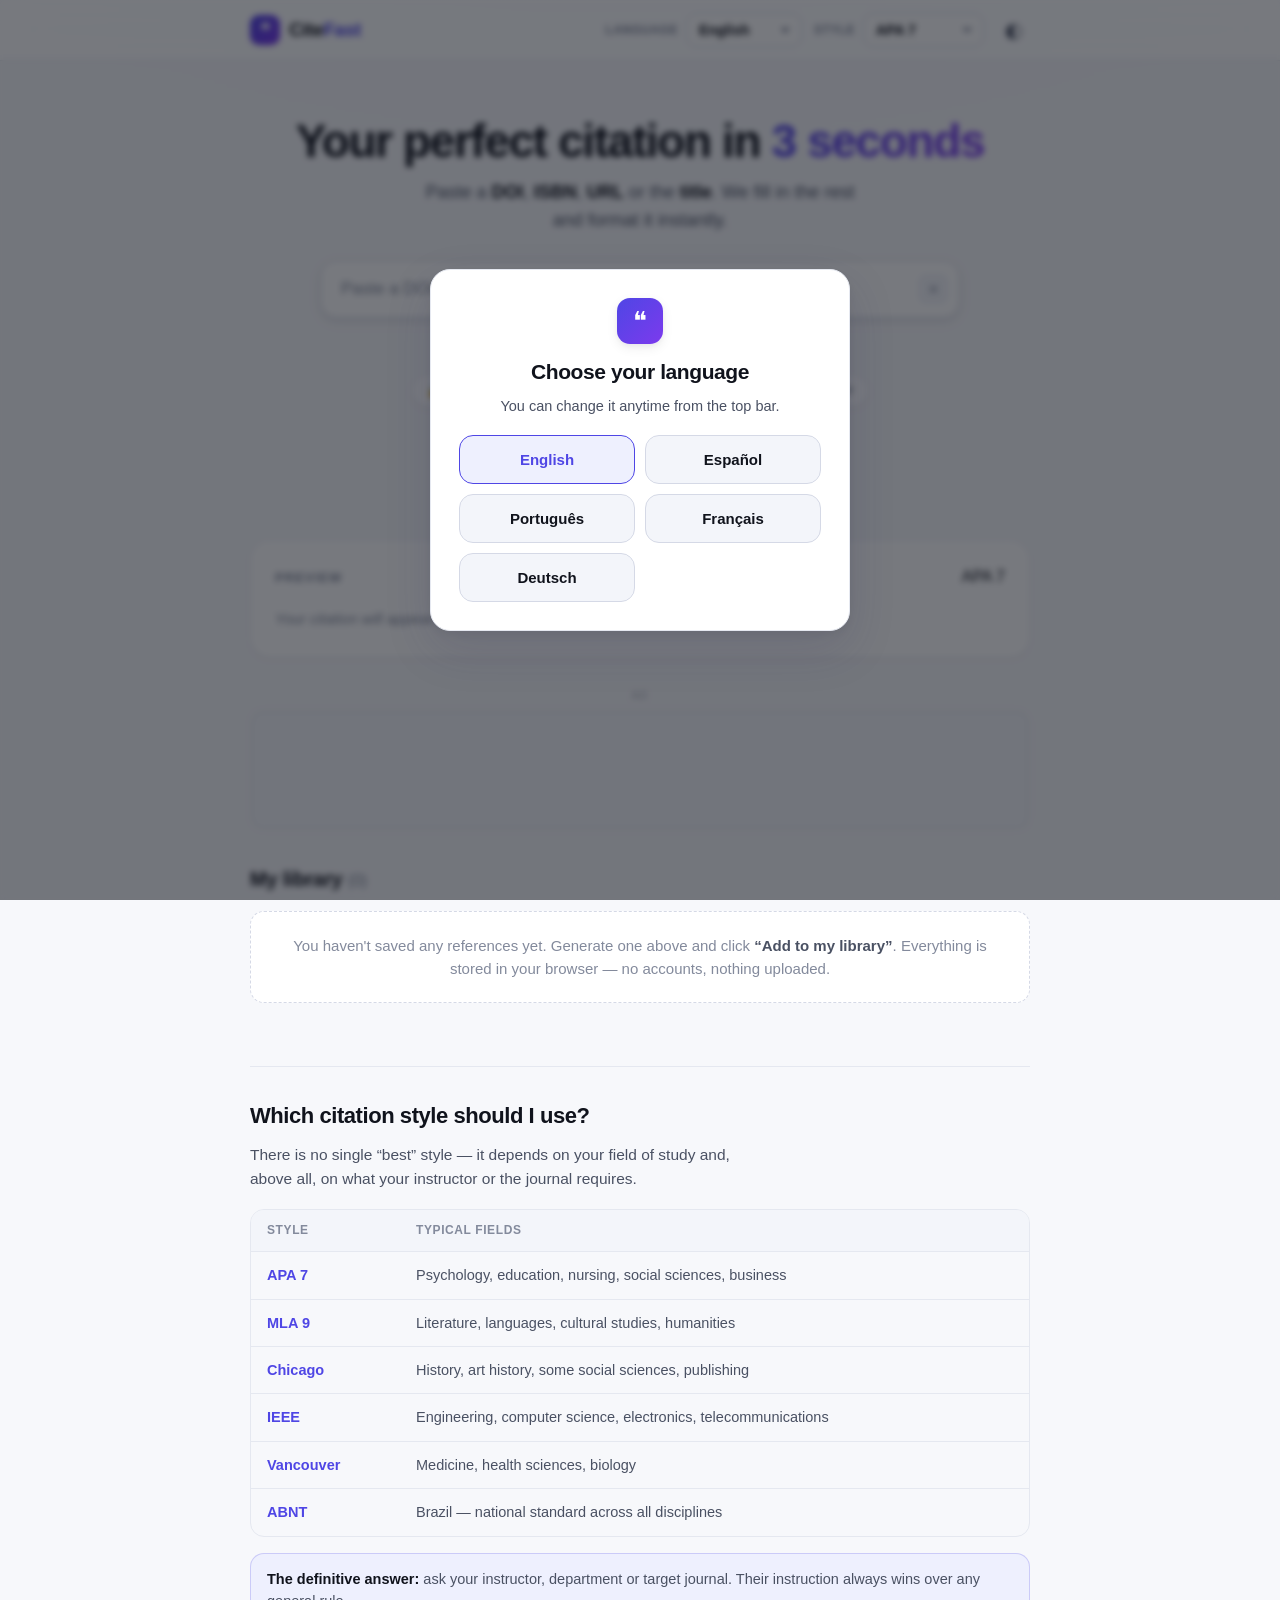
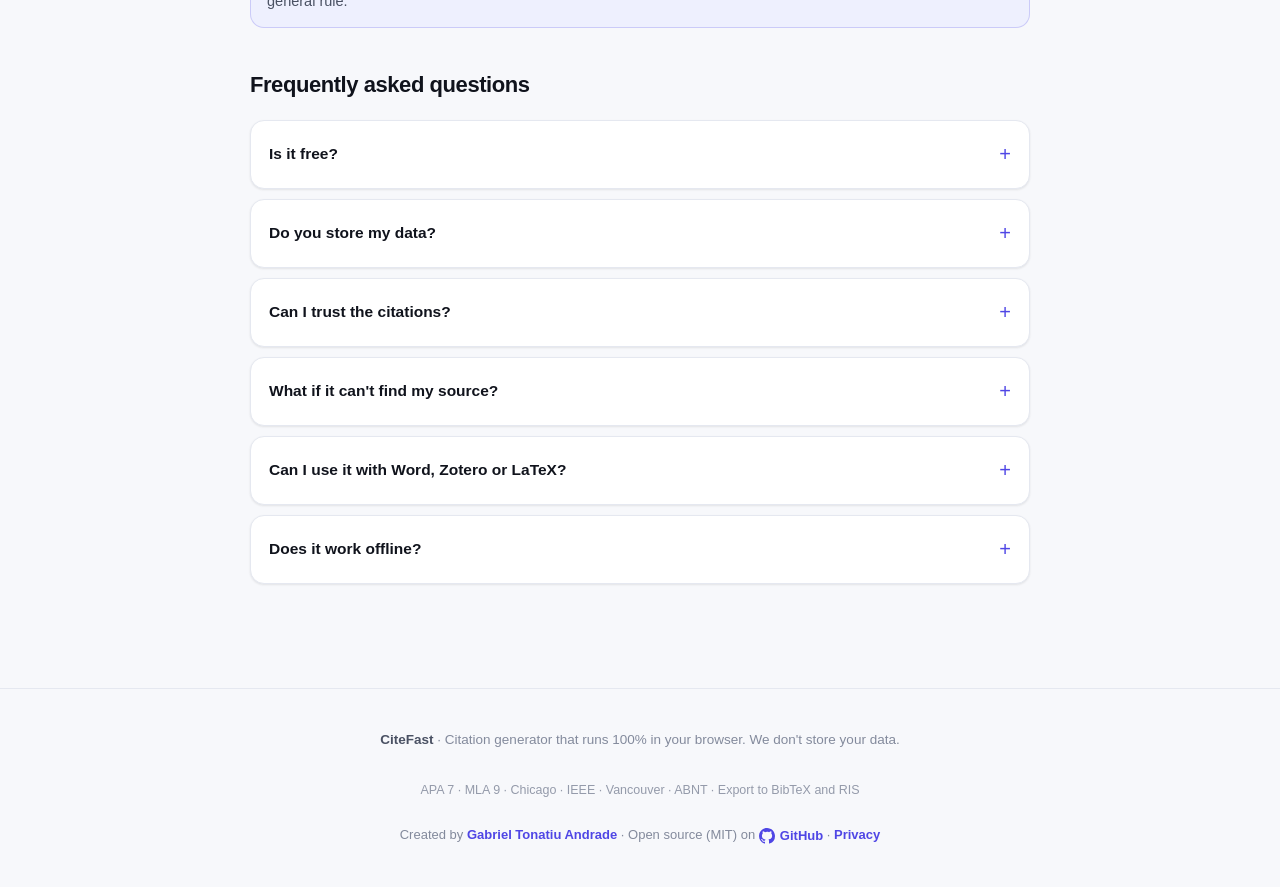
<file: index.html>
<!doctype html>
<html lang="es">
<head>
  <meta charset="utf-8">
  <meta name="viewport" content="width=device-width, initial-scale=1">
  <script>
    /* Dominio canónico: si alguien llega por *.pages.dev, se le redirige a citefast.app */
    if (location.hostname.endsWith('.pages.dev')) {
      location.replace('https://citefast.app' + location.pathname + location.search + location.hash);
    }
  </script>
  <meta name="description" content="Generador y optimizador de citas académicas gratis. Pega un DOI, ISBN, URL o título y obtén tu cita en APA 7, MLA, Chicago, IEEE, Vancouver o ABNT al instante. 100% privado, sin registro.">
  <meta name="theme-color" content="#4f46e5">
  <meta name="author" content="Gabriel Tonatiu Andrade">
  <meta name="robots" content="index, follow, max-image-preview:large">
  <title>CiteFast — Generador de Citas Académicas (APA, MLA, IEEE, Vancouver, ABNT)</title>
  <link rel="canonical" href="https://citefast.app/">

  <!-- Open Graph (cómo se ve al compartir) -->
  <meta property="og:type" content="website">
  <meta property="og:site_name" content="CiteFast">
  <meta property="og:title" content="CiteFast — Generador de Citas Académicas gratis y privado">
  <meta property="og:description" content="Pega un DOI, ISBN, URL o título y obtén tu cita en APA, MLA, Chicago, IEEE, Vancouver o ABNT al instante. 100% en tu navegador, sin registro.">
  <meta property="og:url" content="https://citefast.app/">
  <meta property="og:image" content="https://citefast.app/assets/og-image.svg">
  <meta property="og:locale" content="es_ES">
  <meta property="og:locale:alternate" content="en_US">
  <meta property="og:locale:alternate" content="pt_BR">
  <meta property="og:locale:alternate" content="fr_FR">
  <meta property="og:locale:alternate" content="de_DE">
  <meta name="twitter:card" content="summary_large_image">
  <meta name="twitter:title" content="CiteFast — Generador de Citas Académicas gratis y privado">
  <meta name="twitter:description" content="Cita en APA, MLA, Chicago, IEEE, Vancouver o ABNT al instante. 100% en tu navegador, sin registro.">
  <meta name="twitter:image" content="https://citefast.app/assets/og-image.svg">

  <!-- Iconos / PWA -->
  <link rel="icon" href="/favicon.svg" type="image/svg+xml">
  <link rel="apple-touch-icon" href="/favicon.svg">
  <link rel="manifest" href="/site.webmanifest">

  <!-- Datos estructurados: aplicación web -->
  <script type="application/ld+json">
  {
    "@context": "https://schema.org",
    "@type": "WebApplication",
    "name": "CiteFast",
    "url": "https://citefast.app/",
    "description": "Generador y optimizador de citas académicas gratis en APA 7, MLA 9, Chicago, IEEE, Vancouver y ABNT. 100% en el navegador, sin registro ni backend.",
    "applicationCategory": "EducationalApplication",
    "operatingSystem": "Any (web browser)",
    "inLanguage": ["es", "en", "pt", "fr", "de"],
    "offers": { "@type": "Offer", "price": "0", "priceCurrency": "USD" },
    "featureList": [
      "APA 7, MLA 9, Chicago, IEEE, Vancouver, ABNT",
      "Autocompletado por DOI, ISBN, URL o título",
      "Generación por lotes desde PDF/Word/texto",
      "Exportación a BibTeX, RIS y CSL-JSON"
    ],
    "author": { "@type": "Person", "name": "Gabriel Tonatiu Andrade", "url": "https://web.gabotonatiu.com" },
    "isAccessibleForFree": true
  }
  </script>

  <!-- Preconexión a las APIs para reducir latencia del autocompletado -->
  <link rel="preconnect" href="https://doi.org" crossorigin>
  <link rel="preconnect" href="https://api.crossref.org" crossorigin>
  <link rel="preconnect" href="https://api.openalex.org" crossorigin>
  <link rel="dns-prefetch" href="https://www.googleapis.com">

  <link rel="stylesheet" href="assets/css/styles.css">

  <!-- Google AdSense — script del sitio (verificación + anuncios) -->
  <script async src="https://pagead2.googlesyndication.com/pagead/js/adsbygoogle.js?client=ca-pub-3213485557027830" crossorigin="anonymous"></script>
</head>
<body>
  <!-- ░░░ HEADER ░░░ -->
  <header class="topbar">
    <div class="wrap topbar__inner">
      <a class="brand" href="/">
        <span class="brand__mark" aria-hidden="true">❝</span>
        <span class="brand__name">Cite<b>Fast</b></span>
      </a>
      <div class="topbar__controls">
        <label class="select">
          <span class="select__label" data-i18n="langLabel">Idioma</span>
          <select id="langSelect" aria-label="Language"></select>
        </label>
        <label class="select">
          <span class="select__label" data-i18n="styleLabel">Estilo</span>
          <select id="styleSelect" aria-label="Citation style"></select>
        </label>
        <button id="themeToggle" class="icon-btn icon-btn--ghost" data-i18n-title="themeTitle" title="Tema" aria-label="Theme">◐</button>
      </div>
    </div>
  </header>

  <main class="wrap main">
    <!-- ░░░ HERO ░░░ -->
    <section class="hero">
      <h1 class="hero__title" id="heroTitle">Tu cita perfecta en <span>3 segundos</span></h1>
      <p class="hero__sub" id="heroSub" data-i18n="heroSub"></p>

      <div class="searchbox">
        <input id="heroInput" class="searchbox__input" type="text" autocomplete="off" spellcheck="false"
          data-i18n-ph="searchPlaceholder" placeholder="Pega un DOI, ISBN, URL o título…" aria-label="Source data">
        <button id="clearInput" class="searchbox__clear" data-i18n-title="clearTitle" title="Limpiar" aria-label="Clear">✕</button>
      </div>

      <div class="hero__meta">
        <span id="typeChip" class="chip" hidden></span>
        <span id="status" class="status status--idle"></span>
      </div>

      <p class="trust" id="trustLine">
        <span class="trust__dot" aria-hidden="true">🔒</span>
        <span data-i18n="trustLine"></span>
      </p>

      <div class="hero__cta">
        <button id="bulkOpen" class="btn btn--ghost btn--bulk" data-i18n="bulkBtn">⚡ Bulk mode</button>
      </div>

      <!-- Candidatos (desambiguación) -->
      <div id="candidates" class="candidates" hidden></div>

      <!-- Entrada manual -->
      <div class="manual">
        <button id="manualToggle" class="manual__toggle" aria-expanded="false" aria-controls="manualBody">
          <span data-i18n="manualToggle">o rellena los datos manualmente</span> <span class="manual__chevron">▾</span>
        </button>
        <div id="manualBody" class="manual__body" hidden>
          <label class="field field--wide">
            <span data-i18n="manualTypeLabel">Tipo de documento</span>
            <select id="manualType"></select>
          </label>
          <div id="manualFields" class="manual__grid"></div>
          <button id="manualBuild" class="btn btn--primary" data-i18n="manualBuild">Generar cita</button>
        </div>
      </div>
    </section>

    <!-- ░░░ VISTA PREVIA ░░░ -->
    <section id="previewCard" class="preview is-empty" aria-live="polite">
      <div class="preview__head">
        <h2 data-i18n="previewHead">Vista previa</h2>
        <span class="preview__style" id="previewStyleTag"></span>
      </div>
      <div id="previewText" class="preview__text"></div>
      <div id="previewWarnings" class="preview__warnings" hidden></div>
      <div id="previewActions" class="preview__actions" hidden>
        <button class="btn btn--primary" data-act="copy" data-i18n="actCopy">Copiar con formato</button>
        <button class="btn" data-act="copytext" data-i18n="actCopyText">Copiar texto</button>
        <button class="btn" data-act="bibtex">BibTeX</button>
        <button class="btn" data-act="ris">RIS</button>
        <button class="btn" data-act="edit" data-i18n="actEdit">Editar</button>
        <button class="btn btn--accent" data-act="add" data-i18n="actAdd">Añadir a mi biblioteca</button>
      </div>
    </section>

    <!-- ═══════════════════════════════════════════════════════════════
         SLOT DE ANUNCIO 1 — bloque in-content (bajo el pliegue funcional).
         Discreto, con espacio reservado para NO causar saltos de diseño (CLS=0).
         Sustituye data-ad-slot por tu slot real y descomenta el <ins>.
         ═══════════════════════════════════════════════════════════════ -->
    <aside class="ad ad--inline" aria-label="Publicidad">
      <span class="ad__tag">Ad</span>
      <div class="ad__box">
        <!-- Tras la aprobación, crea una "unidad de anuncio" en AdSense, pon su
             data-ad-slot abajo y descomenta este bloque:
        <ins class="adsbygoogle"
             style="display:block"
             data-ad-client="ca-pub-3213485557027830"
             data-ad-slot="0000000000"
             data-ad-format="auto"
             data-full-width-responsive="true"></ins>
        <script>(adsbygoogle = window.adsbygoogle || []).push({});</script>
        -->
      </div>
    </aside>

    <!-- ░░░ BIBLIOTECA ░░░ -->
    <section class="lib">
      <div class="lib__head">
        <h2><span data-i18n="libHead">Mi biblioteca</span> <span class="lib__count">(<span id="libCount">0</span>)</span></h2>
        <div id="libraryTools" class="lib__tools" hidden>
          <label class="select select--sm">
            <span class="select__label" data-i18n="exportLabel">Exportar todo</span>
            <select id="exportAll" aria-label="Export library"></select>
          </label>
          <button id="clearLibrary" class="btn btn--ghost btn--sm" data-i18n="clearLib">Vaciar</button>
        </div>
      </div>
      <p id="libraryEmpty" class="lib__empty" data-i18n="libEmpty"></p>
      <ol id="library" class="lib__list"></ol>
    </section>

    <!-- ░░░ FAQ + GUÍA DE ESTILOS ░░░ -->
    <section class="faq">
      <h2 class="faq__head" id="styleGuideHead" data-i18n="styleGuideHead">¿Qué estilo debo usar?</h2>
      <p class="faq__intro" id="styleGuideIntro" data-i18n="styleGuideIntro"></p>
      <div class="styleguide" id="styleGuideTable"></div>
      <p class="faq__tip" id="styleGuideTip" data-i18n="styleGuideTip"></p>

      <h2 class="faq__head" data-i18n="faqHead">Preguntas frecuentes</h2>
      <div id="faqList" class="faq__list"></div>
    </section>
  </main>

  <!-- ░░░ FOOTER ░░░ -->
  <footer class="footer">
    <div class="wrap footer__inner">
      <p data-i18n="footerMain"></p>
      <p class="footer__note" data-i18n="footerNote"></p>
      <p class="footer__credit">
        <span data-i18n="createdBy">Creado por</span>
        <a href="https://web.gabotonatiu.com" target="_blank" rel="noopener">Gabriel Tonatiu Andrade</a>
        · <span data-i18n="openSource">Código abierto (MIT) en</span>
        <a id="repoLink" class="gh-link" href="https://github.com/gabotonatiu/citefast" target="_blank" rel="noopener" aria-label="CiteFast en GitHub">
          <svg class="gh-icon" viewBox="0 0 16 16" width="16" height="16" fill="currentColor" aria-hidden="true"><path d="M8 0C3.58 0 0 3.58 0 8c0 3.54 2.29 6.53 5.47 7.59.4.07.55-.17.55-.38 0-.19-.01-.82-.01-1.49-2.01.37-2.53-.49-2.69-.94-.09-.23-.48-.94-.82-1.13-.28-.15-.68-.52-.01-.53.63-.01 1.08.58 1.23.82.72 1.21 1.87.87 2.33.66.07-.52.28-.87.51-1.07-1.78-.2-3.64-.89-3.64-3.95 0-.87.31-1.59.82-2.15-.08-.2-.36-1.02.08-2.12 0 0 .67-.21 2.2.82a7.65 7.65 0 0 1 2-.27c.68 0 1.36.09 2 .27 1.53-1.04 2.2-.82 2.2-.82.44 1.1.16 1.92.08 2.12.51.56.82 1.27.82 2.15 0 3.07-1.87 3.75-3.65 3.95.29.25.54.73.54 1.48 0 1.07-.01 1.93-.01 2.2 0 .21.15.46.55.38A8.013 8.013 0 0 0 16 8c0-4.42-3.58-8-8-8z"/></svg>
          <span>GitHub</span>
        </a>
        · <a href="privacidad.html" data-i18n="privacyLink">Privacidad</a>
      </p>
    </div>
  </footer>

  <!-- ░░░ MODAL: selección de idioma (solo primera visita) ░░░ -->
  <div id="langModal" class="modal" hidden>
    <div class="modal__backdrop"></div>
    <div class="modal__box modal__box--lang" role="dialog" aria-modal="true" aria-labelledby="langModalTitle">
      <div class="modal__logo" aria-hidden="true">❝</div>
      <h2 id="langModalTitle" data-i18n="langModalTitle">Choose your language</h2>
      <p class="modal__sub" data-i18n="langModalSub"></p>
      <div id="langModalGrid" class="langgrid"></div>
    </div>
  </div>

  <!-- ░░░ MODAL: generador por lotes (bulk) ░░░ -->
  <div id="bulkModal" class="modal" hidden>
    <div class="modal__backdrop" data-bulk-close></div>
    <div class="modal__box modal__box--bulk" role="dialog" aria-modal="true" aria-labelledby="bulkTitle">
      <button class="modal__x" data-bulk-close aria-label="Close">✕</button>
      <h2 id="bulkTitle" data-i18n="bulkTitle">Bulk mode</h2>
      <p class="modal__sub" data-i18n="bulkSub"></p>

      <p class="bulk__privacy" data-i18n="bulkPrivacy"></p>

      <textarea id="bulkInput" class="bulk__input" rows="6" data-i18n-ph="bulkPastePh"></textarea>

      <div class="bulk__controls">
        <label class="btn btn--ghost bulk__file">
          <span data-i18n="bulkChoose">Choose file</span>
          <input id="bulkFile" type="file" accept=".pdf,.docx,.txt,.md,.bib,.ris,.csv" hidden>
        </label>
        <span id="bulkFileName" class="bulk__filename"></span>
        <button id="bulkAnalyze" class="btn btn--primary" data-i18n="bulkAnalyze">Extract &amp; generate</button>
      </div>

      <p class="bulk__rigor"><span aria-hidden="true">🔬</span> <span data-i18n="bulkRigor"></span></p>

      <div id="bulkStatus" class="bulk__status" hidden></div>
      <div id="bulkResults" class="bulk__results"></div>
      <div id="bulkFooter" class="bulk__footer" hidden>
        <button id="bulkAddAll" class="btn btn--accent"></button>
      </div>
    </div>
  </div>

  <script src="assets/js/i18n.js" defer></script>
  <script src="assets/js/engine.js" defer></script>
  <script src="assets/js/api.js" defer></script>
  <script src="assets/js/bulk.js" defer></script>
  <script src="assets/js/app.js" defer></script>
</body>
</html>
</file>
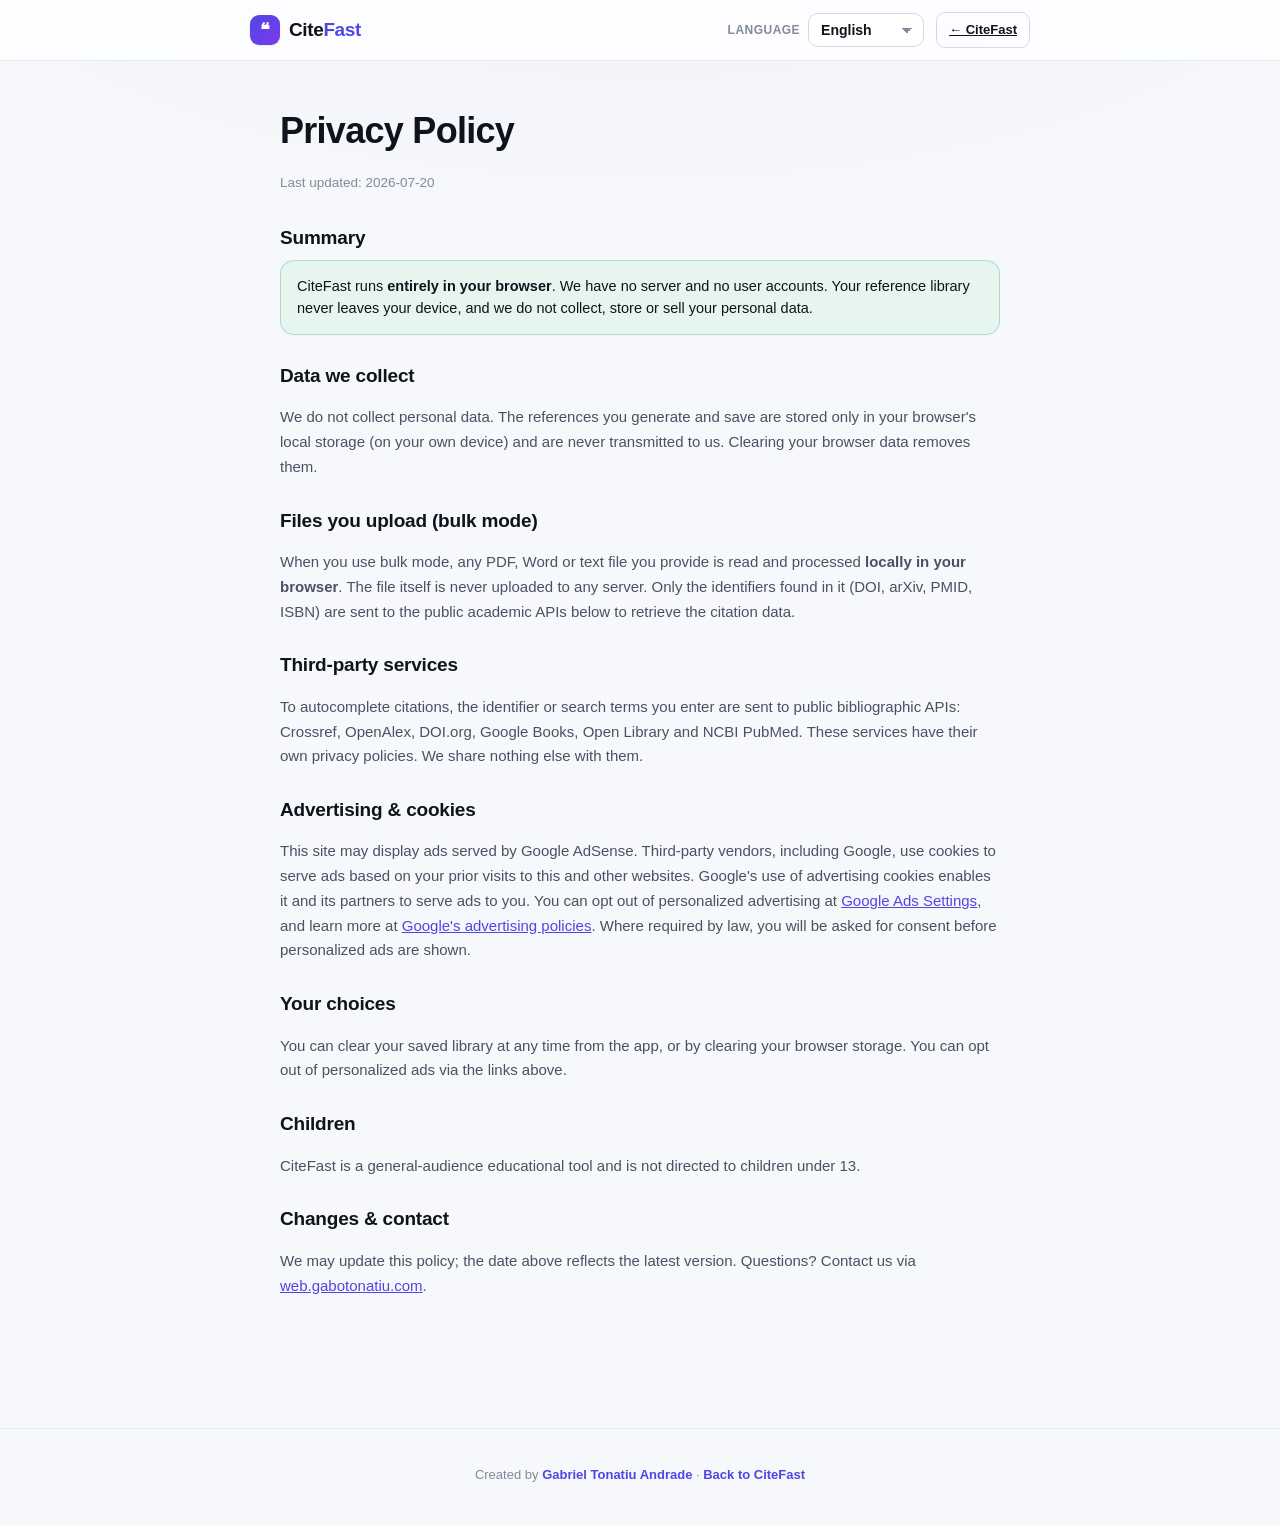
<file: privacidad.html>
<!doctype html>
<html lang="es">
<head>
  <meta charset="utf-8">
  <meta name="viewport" content="width=device-width, initial-scale=1">
  <script>
    if (location.hostname.endsWith('.pages.dev')) {
      location.replace('https://citefast.app' + location.pathname + location.search + location.hash);
    }
  </script>
  <meta name="robots" content="index, follow">
  <meta name="theme-color" content="#4f46e5">
  <title>Privacy Policy — CiteFast</title>
  <link rel="canonical" href="https://citefast.app/privacidad.html">
  <link rel="icon" href="/favicon.svg" type="image/svg+xml">
  <!-- Google AdSense — script del sitio (verificación + anuncios) -->
  <script async src="https://pagead2.googlesyndication.com/pagead/js/adsbygoogle.js?client=ca-pub-3213485557027830" crossorigin="anonymous"></script>
  <link rel="stylesheet" href="assets/css/styles.css">
  <style>
    .legal { max-width: 760px; }
    .legal h1 { font-size: clamp(26px, 4vw, 36px); letter-spacing: -.02em; margin: 8px 0 4px; }
    .legal .updated { color: var(--text-mute); font-size: 13.5px; margin-bottom: 28px; }
    .legal section { margin-bottom: 26px; }
    .legal h2 { font-size: 19px; margin: 0 0 8px; letter-spacing: -.01em; }
    .legal p, .legal li { color: var(--text-soft); font-size: 15px; line-height: 1.65; }
    .legal ul { padding-left: 20px; }
    .legal a { color: var(--accent); }
    .legal .highlight { background: var(--ok-soft); border: 1px solid color-mix(in srgb, var(--ok) 28%, transparent); border-radius: var(--radius); padding: 14px 16px; color: var(--text); font-size: 14.5px; }
  </style>
</head>
<body>
  <header class="topbar">
    <div class="wrap topbar__inner">
      <a class="brand" href="index.html">
        <span class="brand__mark" aria-hidden="true">❝</span>
        <span class="brand__name">Cite<b>Fast</b></span>
      </a>
      <div class="topbar__controls">
        <label class="select">
          <span class="select__label" data-i18n="langLabel">Idioma</span>
          <select id="langSelect" aria-label="Language"></select>
        </label>
        <a class="btn btn--ghost btn--sm" href="index.html" id="backHome">← CiteFast</a>
      </div>
    </div>
  </header>

  <main class="wrap main legal" id="legal"></main>

  <footer class="footer">
    <div class="wrap footer__inner">
      <p class="footer__credit">
        <span data-i18n="createdBy">Creado por</span>
        <a href="https://web.gabotonatiu.com" target="_blank" rel="noopener">Gabriel Tonatiu Andrade</a>
        · <a href="index.html" data-i18n="backHome">CiteFast</a>
      </p>
    </div>
  </footer>

  <script src="assets/js/i18n.js" defer></script>
  <script>
  (function () {
    'use strict';
    const UPDATED = '2026-07-20';

    const P = {
      en: {
        title: 'Privacy Policy', updated: 'Last updated: ' + UPDATED,
        sections: [
          ['Summary', '<div class="highlight">CiteFast runs <b>entirely in your browser</b>. We have no server and no user accounts. Your reference library never leaves your device, and we do not collect, store or sell your personal data.</div>'],
          ['Data we collect', 'We do not collect personal data. The references you generate and save are stored only in your browser\'s local storage (on your own device) and are never transmitted to us. Clearing your browser data removes them.'],
          ['Files you upload (bulk mode)', 'When you use bulk mode, any PDF, Word or text file you provide is read and processed <b>locally in your browser</b>. The file itself is never uploaded to any server. Only the identifiers found in it (DOI, arXiv, PMID, ISBN) are sent to the public academic APIs below to retrieve the citation data.'],
          ['Third-party services', 'To autocomplete citations, the identifier or search terms you enter are sent to public bibliographic APIs: Crossref, OpenAlex, DOI.org, Google Books, Open Library and NCBI PubMed. These services have their own privacy policies. We share nothing else with them.'],
          ['Advertising &amp; cookies', 'This site may display ads served by Google AdSense. Third-party vendors, including Google, use cookies to serve ads based on your prior visits to this and other websites. Google\'s use of advertising cookies enables it and its partners to serve ads to you. You can opt out of personalized advertising at <a href="https://adssettings.google.com" target="_blank" rel="noopener">Google Ads Settings</a>, and learn more at <a href="https://policies.google.com/technologies/ads" target="_blank" rel="noopener">Google\'s advertising policies</a>. Where required by law, you will be asked for consent before personalized ads are shown.'],
          ['Your choices', 'You can clear your saved library at any time from the app, or by clearing your browser storage. You can opt out of personalized ads via the links above.'],
          ['Children', 'CiteFast is a general-audience educational tool and is not directed to children under 13.'],
          ['Changes &amp; contact', 'We may update this policy; the date above reflects the latest version. Questions? Contact us via <a href="https://web.gabotonatiu.com" target="_blank" rel="noopener">web.gabotonatiu.com</a>.'],
        ],
      },
      es: {
        title: 'Política de Privacidad', updated: 'Última actualización: ' + UPDATED,
        sections: [
          ['Resumen', '<div class="highlight">CiteFast funciona <b>por completo en tu navegador</b>. No tenemos servidor ni cuentas de usuario. Tu biblioteca de referencias nunca sale de tu dispositivo, y no recopilamos, almacenamos ni vendemos tus datos personales.</div>'],
          ['Datos que recopilamos', 'No recopilamos datos personales. Las referencias que generas y guardas se almacenan solo en el almacenamiento local de tu navegador (en tu propio dispositivo) y nunca se nos transmiten. Si borras los datos de tu navegador, se eliminan.'],
          ['Archivos que subes (modo por lotes)', 'Cuando usas el modo por lotes, cualquier archivo PDF, Word o de texto que proporciones se lee y procesa <b>localmente en tu navegador</b>. El archivo en sí nunca se sube a ningún servidor. Solo los identificadores encontrados (DOI, arXiv, PMID, ISBN) se envían a las APIs académicas públicas indicadas abajo para obtener los datos de la cita.'],
          ['Servicios de terceros', 'Para autocompletar las citas, el identificador o los términos que introduces se envían a APIs bibliográficas públicas: Crossref, OpenAlex, DOI.org, Google Books, Open Library y NCBI PubMed. Estos servicios tienen sus propias políticas de privacidad. No compartimos nada más con ellos.'],
          ['Publicidad y cookies', 'Este sitio puede mostrar anuncios servidos por Google AdSense. Proveedores externos, incluido Google, usan cookies para mostrar anuncios basados en tus visitas anteriores a este y otros sitios web. El uso de cookies de publicidad por parte de Google permite que él y sus socios te muestren anuncios. Puedes desactivar la publicidad personalizada en <a href="https://adssettings.google.com" target="_blank" rel="noopener">Configuración de anuncios de Google</a> y saber más en las <a href="https://policies.google.com/technologies/ads" target="_blank" rel="noopener">políticas de publicidad de Google</a>. Cuando la ley lo exija, se te pedirá consentimiento antes de mostrar anuncios personalizados.'],
          ['Tus opciones', 'Puedes vaciar tu biblioteca guardada en cualquier momento desde la aplicación, o borrando el almacenamiento de tu navegador. Puedes desactivar los anuncios personalizados mediante los enlaces de arriba.'],
          ['Menores', 'CiteFast es una herramienta educativa de público general y no está dirigida a menores de 13 años.'],
          ['Cambios y contacto', 'Podemos actualizar esta política; la fecha de arriba refleja la última versión. ¿Preguntas? Contáctanos vía <a href="https://web.gabotonatiu.com" target="_blank" rel="noopener">web.gabotonatiu.com</a>.'],
        ],
      },
      pt: {
        title: 'Política de Privacidade', updated: 'Última atualização: ' + UPDATED,
        sections: [
          ['Resumo', '<div class="highlight">O CiteFast funciona <b>inteiramente no seu navegador</b>. Não temos servidor nem contas de usuário. Sua biblioteca de referências nunca sai do seu dispositivo, e não coletamos, armazenamos nem vendemos seus dados pessoais.</div>'],
          ['Dados que coletamos', 'Não coletamos dados pessoais. As referências que você gera e salva ficam apenas no armazenamento local do seu navegador (no seu próprio dispositivo) e nunca são transmitidas para nós. Limpar os dados do navegador as remove.'],
          ['Arquivos que você envia (modo em lote)', 'Ao usar o modo em lote, qualquer arquivo PDF, Word ou de texto é lido e processado <b>localmente no seu navegador</b>. O arquivo em si nunca é enviado a nenhum servidor. Apenas os identificadores encontrados (DOI, arXiv, PMID, ISBN) são enviados às APIs acadêmicas públicas abaixo para obter os dados da citação.'],
          ['Serviços de terceiros', 'Para autocompletar as citações, o identificador ou os termos que você digita são enviados a APIs bibliográficas públicas: Crossref, OpenAlex, DOI.org, Google Books, Open Library e NCBI PubMed. Esses serviços têm suas próprias políticas de privacidade. Não compartilhamos nada além disso.'],
          ['Publicidade e cookies', 'Este site pode exibir anúncios do Google AdSense. Fornecedores terceiros, incluindo o Google, usam cookies para exibir anúncios com base nas suas visitas anteriores a este e a outros sites. Você pode desativar a publicidade personalizada em <a href="https://adssettings.google.com" target="_blank" rel="noopener">Configurações de anúncios do Google</a> e saber mais nas <a href="https://policies.google.com/technologies/ads" target="_blank" rel="noopener">políticas de publicidade do Google</a>. Quando exigido por lei, seu consentimento será solicitado antes de exibir anúncios personalizados.'],
          ['Suas opções', 'Você pode esvaziar a biblioteca salva a qualquer momento no aplicativo, ou limpando o armazenamento do navegador. Pode desativar anúncios personalizados pelos links acima.'],
          ['Crianças', 'O CiteFast é uma ferramenta educacional de público geral e não é direcionado a menores de 13 anos.'],
          ['Alterações e contato', 'Podemos atualizar esta política; a data acima reflete a versão mais recente. Dúvidas? Contate-nos em <a href="https://web.gabotonatiu.com" target="_blank" rel="noopener">web.gabotonatiu.com</a>.'],
        ],
      },
      fr: {
        title: 'Politique de confidentialité', updated: 'Dernière mise à jour : ' + UPDATED,
        sections: [
          ['Résumé', '<div class="highlight">CiteFast fonctionne <b>entièrement dans votre navigateur</b>. Nous n\'avons ni serveur ni comptes utilisateurs. Votre bibliothèque de références ne quitte jamais votre appareil, et nous ne collectons, ne stockons ni ne vendons vos données personnelles.</div>'],
          ['Données que nous collectons', 'Nous ne collectons pas de données personnelles. Les références que vous générez et enregistrez sont stockées uniquement dans le stockage local de votre navigateur (sur votre appareil) et ne nous sont jamais transmises. Effacer les données de votre navigateur les supprime.'],
          ['Fichiers que vous importez (mode par lot)', 'Lorsque vous utilisez le mode par lot, tout fichier PDF, Word ou texte est lu et traité <b>localement dans votre navigateur</b>. Le fichier lui-même n\'est jamais téléversé. Seuls les identifiants trouvés (DOI, arXiv, PMID, ISBN) sont envoyés aux API académiques publiques ci-dessous pour récupérer les données de la citation.'],
          ['Services tiers', 'Pour compléter les citations, l\'identifiant ou les termes saisis sont envoyés à des API bibliographiques publiques : Crossref, OpenAlex, DOI.org, Google Books, Open Library et NCBI PubMed. Ces services ont leurs propres politiques de confidentialité. Nous ne partageons rien d\'autre.'],
          ['Publicité et cookies', 'Ce site peut afficher des annonces diffusées par Google AdSense. Des fournisseurs tiers, dont Google, utilisent des cookies pour diffuser des annonces basées sur vos visites antérieures. Vous pouvez désactiver la publicité personnalisée dans les <a href="https://adssettings.google.com" target="_blank" rel="noopener">paramètres des annonces Google</a> et en savoir plus via les <a href="https://policies.google.com/technologies/ads" target="_blank" rel="noopener">règles publicitaires de Google</a>. Lorsque la loi l\'exige, votre consentement sera demandé avant l\'affichage d\'annonces personnalisées.'],
          ['Vos choix', 'Vous pouvez vider votre bibliothèque à tout moment depuis l\'application ou en effaçant le stockage du navigateur. Vous pouvez désactiver les annonces personnalisées via les liens ci-dessus.'],
          ['Enfants', 'CiteFast est un outil éducatif grand public et ne s\'adresse pas aux enfants de moins de 13 ans.'],
          ['Modifications et contact', 'Nous pouvons mettre à jour cette politique ; la date ci-dessus indique la dernière version. Des questions ? Contactez-nous via <a href="https://web.gabotonatiu.com" target="_blank" rel="noopener">web.gabotonatiu.com</a>.'],
        ],
      },
      de: {
        title: 'Datenschutzerklärung', updated: 'Zuletzt aktualisiert: ' + UPDATED,
        sections: [
          ['Zusammenfassung', '<div class="highlight">CiteFast läuft <b>vollständig in deinem Browser</b>. Wir haben keinen Server und keine Benutzerkonten. Deine Referenzbibliothek verlässt nie dein Gerät, und wir erheben, speichern oder verkaufen keine personenbezogenen Daten.</div>'],
          ['Daten, die wir erheben', 'Wir erheben keine personenbezogenen Daten. Die von dir erstellten und gespeicherten Quellen werden nur im lokalen Speicher deines Browsers (auf deinem Gerät) gespeichert und nie an uns übertragen. Das Löschen der Browserdaten entfernt sie.'],
          ['Dateien, die du hochlädst (Stapelmodus)', 'Im Stapelmodus wird jede PDF-, Word- oder Textdatei <b>lokal in deinem Browser</b> gelesen und verarbeitet. Die Datei selbst wird nie auf einen Server hochgeladen. Nur die gefundenen Identifikatoren (DOI, arXiv, PMID, ISBN) werden an die unten genannten öffentlichen akademischen APIs gesendet, um die Zitatdaten abzurufen.'],
          ['Drittanbieterdienste', 'Zum Vervollständigen der Zitate werden der eingegebene Identifikator oder die Suchbegriffe an öffentliche bibliografische APIs gesendet: Crossref, OpenAlex, DOI.org, Google Books, Open Library und NCBI PubMed. Diese Dienste haben eigene Datenschutzerklärungen. Wir teilen sonst nichts mit ihnen.'],
          ['Werbung &amp; Cookies', 'Diese Website kann von Google AdSense ausgelieferte Anzeigen zeigen. Drittanbieter, einschließlich Google, verwenden Cookies, um Anzeigen basierend auf deinen früheren Besuchen zu schalten. Du kannst personalisierte Werbung in den <a href="https://adssettings.google.com" target="_blank" rel="noopener">Google-Anzeigeneinstellungen</a> deaktivieren und mehr in den <a href="https://policies.google.com/technologies/ads" target="_blank" rel="noopener">Werberichtlinien von Google</a> erfahren. Wo gesetzlich vorgeschrieben, wirst du vor personalisierter Werbung um Einwilligung gebeten.'],
          ['Deine Wahlmöglichkeiten', 'Du kannst deine gespeicherte Bibliothek jederzeit in der App oder durch Löschen des Browserspeichers leeren. Personalisierte Werbung kannst du über die obigen Links deaktivieren.'],
          ['Kinder', 'CiteFast ist ein Bildungswerkzeug für ein allgemeines Publikum und richtet sich nicht an Kinder unter 13 Jahren.'],
          ['Änderungen &amp; Kontakt', 'Wir können diese Erklärung aktualisieren; das obige Datum zeigt die neueste Version. Fragen? Kontaktiere uns über <a href="https://web.gabotonatiu.com" target="_blank" rel="noopener">web.gabotonatiu.com</a>.'],
        ],
      },
    };

    function lang() {
      const s = localStorage.getItem('citefast.lang.v1');
      if (s && P[s]) return s;
      const n = (navigator.language || 'en').slice(0, 2).toLowerCase();
      return P[n] ? n : 'en';
    }

    function render(l) {
      document.documentElement.lang = l;
      const d = P[l] || P.en;
      const main = document.getElementById('legal');
      main.innerHTML = `<h1>${d.title}</h1><p class="updated">${d.updated}</p>` +
        d.sections.map((s) => `<section><h2>${s[0]}</h2>${/^<div/.test(s[1]) ? s[1] : '<p>' + s[1] + '</p>'}</section>`).join('');
      // Textos compartidos de la barra/pie (usa i18n.js si está cargado)
      if (window.I18N && window.I18N[l]) {
        document.querySelectorAll('[data-i18n]').forEach((el) => { el.innerHTML = window.I18N[l][el.dataset.i18n] || el.innerHTML; });
      }
      document.getElementById('backHome').textContent = '← CiteFast';
    }

    document.addEventListener('DOMContentLoaded', () => {
      const sel = document.getElementById('langSelect');
      ['en', 'es', 'pt', 'fr', 'de'].forEach((code) => {
        const o = document.createElement('option');
        o.value = code; o.textContent = (window.I18N && window.I18N[code] ? window.I18N[code]._name : code);
        sel.appendChild(o);
      });
      let cur = lang();
      sel.value = cur;
      render(cur);
      sel.addEventListener('change', () => {
        cur = sel.value;
        localStorage.setItem('citefast.lang.v1', cur);
        render(cur);
      });
    });
  })();
  </script>
</body>
</html>
</file>
<file: assets/css/styles.css>
/* =========================================================================
   CiteFast — Hoja de estilo (premium, ligera, con modo claro/oscuro)
   Sin fuentes externas → carga instantánea. Espacios de anuncio reservados.
   ========================================================================= */

:root {
  --bg: #f7f8fb;
  --bg-grad-1: #eef1fb;
  --bg-grad-2: #f7f8fb;
  --surface: #ffffff;
  --surface-2: #f3f5fa;
  --text: #10131c;
  --text-soft: #4a5163;
  --text-mute: #838a9c;
  --border: #e5e8f0;
  --border-strong: #d5d9e6;
  --accent: #4f46e5;
  --accent-2: #7c3aed;
  --accent-soft: #eef0fe;
  --accent-ink: #ffffff;
  --ok: #0f9d6b;
  --ok-soft: #e6f6ef;
  --warn: #b7791f;
  --warn-soft: #fdf5e6;
  --danger: #d64545;
  --shadow-sm: 0 1px 2px rgba(16, 19, 28, .05), 0 1px 3px rgba(16, 19, 28, .04);
  --shadow-md: 0 4px 12px rgba(16, 19, 28, .07), 0 2px 4px rgba(16, 19, 28, .04);
  --shadow-lg: 0 18px 48px rgba(46, 43, 92, .14), 0 4px 12px rgba(16, 19, 28, .06);
  --radius: 14px;
  --radius-sm: 10px;
  --radius-lg: 20px;
  --font: -apple-system, BlinkMacSystemFont, "Segoe UI", Roboto, Helvetica, Arial, sans-serif;
  --serif: "Iowan Old Style", "Palatino Linotype", Palatino, Georgia, "Times New Roman", serif;
  --maxw: 820px;
}

:root[data-theme="dark"] {
  --bg: #0b0e17;
  --bg-grad-1: #12162a;
  --bg-grad-2: #0b0e17;
  --surface: #141926;
  --surface-2: #1b2130;
  --text: #eef1f8;
  --text-soft: #b6bccd;
  --text-mute: #7f889d;
  --border: #262d3d;
  --border-strong: #333c4f;
  --accent: #7c86ff;
  --accent-2: #a78bfa;
  --accent-soft: #1e2136;
  --accent-ink: #0b0e17;
  --ok: #34d399;
  --ok-soft: #10261e;
  --warn: #f0b84a;
  --warn-soft: #2a2211;
  --danger: #f87171;
  --shadow-sm: 0 1px 2px rgba(0, 0, 0, .4);
  --shadow-md: 0 6px 18px rgba(0, 0, 0, .45);
  --shadow-lg: 0 22px 55px rgba(0, 0, 0, .55);
}

@media (prefers-color-scheme: dark) {
  :root:not([data-theme="light"]) {
    --bg: #0b0e17; --bg-grad-1: #12162a; --bg-grad-2: #0b0e17;
    --surface: #141926; --surface-2: #1b2130;
    --text: #eef1f8; --text-soft: #b6bccd; --text-mute: #7f889d;
    --border: #262d3d; --border-strong: #333c4f;
    --accent: #7c86ff; --accent-2: #a78bfa; --accent-soft: #1e2136; --accent-ink: #0b0e17;
    --ok: #34d399; --ok-soft: #10261e; --warn: #f0b84a; --warn-soft: #2a2211; --danger: #f87171;
    --shadow-sm: 0 1px 2px rgba(0,0,0,.4);
    --shadow-md: 0 6px 18px rgba(0,0,0,.45);
    --shadow-lg: 0 22px 55px rgba(0,0,0,.55);
  }
}

* { box-sizing: border-box; }
/* El atributo [hidden] debe ganar siempre, aunque una clase fije display. */
[hidden] { display: none !important; }
html { -webkit-text-size-adjust: 100%; }
body {
  margin: 0;
  font-family: var(--font);
  color: var(--text);
  background:
    radial-gradient(1200px 500px at 50% -8%, var(--bg-grad-1), transparent 70%),
    var(--bg-grad-2);
  min-height: 100vh;
  line-height: 1.55;
  -webkit-font-smoothing: antialiased;
  text-rendering: optimizeLegibility;
}
.wrap { width: 100%; max-width: var(--maxw); margin: 0 auto; padding: 0 20px; }

/* ─────────────────────────────── Topbar ────────────────────────────── */
.topbar {
  position: sticky; top: 0; z-index: 20;
  background: color-mix(in srgb, var(--surface) 82%, transparent);
  backdrop-filter: saturate(180%) blur(14px);
  border-bottom: 1px solid var(--border);
}
.topbar__inner { display: flex; align-items: center; justify-content: space-between; height: 60px; }
.brand { display: inline-flex; align-items: center; gap: 9px; text-decoration: none; color: var(--text); font-weight: 600; }
.brand__mark {
  display: grid; place-items: center; width: 30px; height: 30px; border-radius: 9px;
  background: linear-gradient(135deg, var(--accent), var(--accent-2));
  color: #fff; font-size: 18px; line-height: 1; box-shadow: var(--shadow-sm);
}
.brand__name { font-size: 19px; letter-spacing: -.02em; }
.brand__name b { color: var(--accent); font-weight: 700; }
.topbar__controls { display: flex; align-items: center; gap: 12px; }

/* ─────────────────────────────── Selects ───────────────────────────── */
.select { display: inline-flex; align-items: center; gap: 8px; }
.select__label { font-size: 12px; color: var(--text-mute); font-weight: 600; text-transform: uppercase; letter-spacing: .04em; }
select {
  appearance: none; -webkit-appearance: none;
  font-family: inherit; font-size: 14px; font-weight: 600; color: var(--text);
  background: var(--surface); border: 1px solid var(--border-strong);
  border-radius: 10px; padding: 8px 32px 8px 12px; cursor: pointer;
  background-image: linear-gradient(45deg, transparent 50%, var(--text-mute) 50%), linear-gradient(135deg, var(--text-mute) 50%, transparent 50%);
  background-position: calc(100% - 16px) 52%, calc(100% - 11px) 52%;
  background-size: 5px 5px, 5px 5px; background-repeat: no-repeat;
  transition: border-color .15s, box-shadow .15s;
}
select:hover { border-color: var(--accent); }
select:focus-visible { outline: none; border-color: var(--accent); box-shadow: 0 0 0 3px var(--accent-soft); }
.select--sm select { padding: 6px 30px 6px 10px; font-size: 13px; }

/* ─────────────────────────────── Botones ───────────────────────────── */
.btn {
  font-family: inherit; font-size: 14px; font-weight: 600; color: var(--text);
  background: var(--surface); border: 1px solid var(--border-strong);
  border-radius: 11px; padding: 10px 15px; cursor: pointer;
  display: inline-flex; align-items: center; gap: 6px;
  transition: transform .08s, box-shadow .15s, background .15s, border-color .15s;
  box-shadow: var(--shadow-sm);
}
.btn:hover { border-color: var(--accent); transform: translateY(-1px); box-shadow: var(--shadow-md); }
.btn:active { transform: translateY(0); }
.btn--primary { background: linear-gradient(135deg, var(--accent), var(--accent-2)); color: #fff; border-color: transparent; }
.btn--primary:hover { filter: brightness(1.05); border-color: transparent; }
.btn--accent { background: var(--accent-soft); color: var(--accent); border-color: color-mix(in srgb, var(--accent) 35%, transparent); }
.btn--ghost { background: transparent; box-shadow: none; }
.btn--sm { padding: 7px 12px; font-size: 13px; border-radius: 9px; }
.btn.is-flash { background: var(--ok-soft); color: var(--ok); border-color: color-mix(in srgb, var(--ok) 40%, transparent); }

.icon-btn {
  font-family: inherit; font-size: 16px; line-height: 1; color: var(--text-soft);
  width: 34px; height: 34px; display: grid; place-items: center;
  background: var(--surface); border: 1px solid var(--border-strong);
  border-radius: 9px; cursor: pointer; transition: all .15s;
}
.icon-btn:hover { color: var(--accent); border-color: var(--accent); }
.icon-btn--ghost { background: transparent; border-color: transparent; font-size: 20px; }
.icon-btn--ghost:hover { background: var(--surface-2); }
.icon-btn--danger:hover { color: var(--danger); border-color: var(--danger); }

/* ──────────────────────────────── Main ─────────────────────────────── */
.main { padding: 34px 20px 64px; }

/* ──────────────────────────────── Hero ─────────────────────────────── */
.hero { text-align: center; margin: 22px 0 30px; }
.hero__title {
  font-size: clamp(30px, 5vw, 46px); line-height: 1.08; letter-spacing: -.03em;
  margin: 0 0 12px; font-weight: 800;
}
.hero__title span {
  background: linear-gradient(120deg, var(--accent), var(--accent-2));
  -webkit-background-clip: text; background-clip: text; color: transparent;
}
.hero__sub { font-size: clamp(15px, 2.2vw, 18px); color: var(--text-soft); max-width: 44ch; margin: 0 auto 26px; }
.hero__sub b { color: var(--text); font-weight: 600; }

/* Searchbox */
.searchbox { position: relative; max-width: 640px; margin: 0 auto; }
.searchbox__input {
  width: 100%; font-family: inherit; font-size: 17px; color: var(--text);
  background: var(--surface); border: 1.5px solid var(--border-strong);
  border-radius: 16px; padding: 18px 52px 18px 20px; box-shadow: var(--shadow-md);
  transition: border-color .18s, box-shadow .18s;
}
.searchbox__input::placeholder { color: var(--text-mute); }
.searchbox__input:focus-visible {
  outline: none; border-color: var(--accent);
  box-shadow: 0 0 0 4px var(--accent-soft), var(--shadow-lg);
}
.searchbox__clear {
  position: absolute; right: 12px; top: 50%; transform: translateY(-50%);
  width: 30px; height: 30px; border: none; border-radius: 8px;
  background: var(--surface-2); color: var(--text-mute); cursor: pointer; font-size: 13px;
}
.searchbox__clear:hover { color: var(--danger); }

.hero__meta { display: flex; align-items: center; justify-content: center; gap: 12px; min-height: 26px; margin-top: 14px; flex-wrap: wrap; }
.chip {
  font-size: 12px; font-weight: 700; letter-spacing: .02em;
  background: var(--accent-soft); color: var(--accent);
  padding: 5px 11px; border-radius: 999px;
  border: 1px solid color-mix(in srgb, var(--accent) 25%, transparent);
}

/* Estado */
.status { font-size: 14px; color: var(--text-soft); display: inline-flex; align-items: center; gap: 8px; }
.status--ok { color: var(--ok); }
.status--error { color: var(--danger); }
.status--empty { color: var(--warn); }
.spinner {
  width: 15px; height: 15px; border-radius: 50%;
  border: 2px solid color-mix(in srgb, var(--accent) 30%, transparent);
  border-top-color: var(--accent); display: inline-block; animation: spin .7s linear infinite;
}
@keyframes spin { to { transform: rotate(360deg); } }

/* ────────────────────────────── Candidatos ─────────────────────────── */
.candidates { display: grid; gap: 10px; max-width: 640px; margin: 18px auto 0; }
.candidate {
  text-align: left; width: 100%; background: var(--surface);
  border: 1px solid var(--border); border-radius: var(--radius);
  padding: 14px 16px; cursor: pointer; display: grid; gap: 4px;
  box-shadow: var(--shadow-sm); transition: transform .1s, box-shadow .15s, border-color .15s;
  font-family: inherit;
}
.candidate:hover { border-color: var(--accent); transform: translateY(-2px); box-shadow: var(--shadow-md); }
.candidate__title { font-size: 15px; font-weight: 600; color: var(--text); line-height: 1.35; }
.candidate__meta { font-size: 13px; color: var(--text-mute); }
.candidate__type {
  justify-self: start; font-size: 11px; font-weight: 700; text-transform: uppercase; letter-spacing: .04em;
  color: var(--accent); background: var(--accent-soft); padding: 2px 8px; border-radius: 6px; margin-top: 2px;
}

/* ──────────────────────────────── Manual ───────────────────────────── */
.manual { max-width: 640px; margin: 18px auto 0; text-align: center; }
.manual__toggle {
  background: none; border: none; color: var(--text-mute); font-family: inherit;
  font-size: 14px; cursor: pointer; padding: 6px; font-weight: 500;
}
.manual__toggle:hover { color: var(--accent); }
.manual__chevron { display: inline-block; transition: transform .2s; }
.manual__toggle[aria-expanded="true"] .manual__chevron { transform: rotate(180deg); }
.manual__body {
  margin-top: 12px; text-align: left; background: var(--surface);
  border: 1px solid var(--border); border-radius: var(--radius);
  padding: 20px; box-shadow: var(--shadow-sm);
}
.manual__grid { display: grid; grid-template-columns: 1fr 1fr; gap: 14px; margin: 14px 0 18px; }
.field { display: grid; gap: 6px; }
.field--wide { grid-column: 1 / -1; }
.field > span { font-size: 12.5px; font-weight: 600; color: var(--text-soft); }
.field input, .field textarea, .manual__body > .field select {
  font-family: inherit; font-size: 14.5px; color: var(--text);
  background: var(--surface-2); border: 1px solid var(--border-strong);
  border-radius: 10px; padding: 10px 12px; width: 100%; resize: vertical;
  transition: border-color .15s, box-shadow .15s;
}
.field input:focus-visible, .field textarea:focus-visible, .manual__body select:focus-visible {
  outline: none; border-color: var(--accent); box-shadow: 0 0 0 3px var(--accent-soft);
}

/* ───────────────────────────── Vista previa ────────────────────────── */
.preview {
  background: var(--surface); border: 1px solid var(--border);
  border-radius: var(--radius-lg); padding: 24px; box-shadow: var(--shadow-lg);
  margin-top: 8px;
}
.preview.is-empty { box-shadow: var(--shadow-sm); border-style: dashed; }
.preview__head { display: flex; align-items: baseline; justify-content: space-between; margin-bottom: 14px; }
.preview__head h2 { font-size: 13px; text-transform: uppercase; letter-spacing: .08em; color: var(--text-mute); margin: 0; font-weight: 700; }
.preview__text {
  font-family: var(--serif); font-size: 18px; line-height: 1.65; color: var(--text);
  text-indent: -1.6em; padding-left: 1.6em; word-break: break-word;
}
.preview.is-empty .preview__text { text-indent: 0; padding-left: 0; }
.preview__text .placeholder { font-family: var(--font); font-size: 15px; color: var(--text-mute); font-style: italic; }
.preview__text i { font-style: italic; }
.preview__text a { color: var(--accent); text-decoration: none; }
.preview__text a:hover { text-decoration: underline; }
.preview__warnings { display: flex; flex-wrap: wrap; gap: 8px; margin-top: 14px; }
.warn { font-size: 12.5px; color: var(--warn); background: var(--warn-soft); border: 1px solid color-mix(in srgb, var(--warn) 30%, transparent); padding: 4px 10px; border-radius: 8px; }
.preview__actions { display: flex; flex-wrap: wrap; gap: 9px; margin-top: 20px; padding-top: 18px; border-top: 1px solid var(--border); }

/* ────────────────────────────── Anuncios ───────────────────────────── */
/* Espacio reservado: evita saltos de layout (CLS) aunque el anuncio tarde. */
.ad { margin: 30px auto; text-align: center; max-width: var(--maxw); }
.ad__tag { display: block; font-size: 10px; text-transform: uppercase; letter-spacing: .12em; color: var(--text-mute); margin-bottom: 6px; opacity: .7; }
.ad__box {
  min-height: 100px; display: grid; place-items: center;
  background: var(--surface-2); border: 1px dashed var(--border-strong);
  border-radius: var(--radius); overflow: hidden;
}
.ad__box:empty::before,
.ad__box:has(> ins:empty)::before { content: "Espacio publicitario"; color: var(--text-mute); font-size: 12px; opacity: .5; }
.ad--inline .ad__box { min-height: 100px; }
@media (min-width: 780px) { .ad--inline .ad__box { min-height: 120px; } }

/* ───────────────────────────── Biblioteca ──────────────────────────── */
.lib { margin-top: 34px; }
.lib__head { display: flex; align-items: center; justify-content: space-between; gap: 12px; margin-bottom: 16px; flex-wrap: wrap; }
.lib__head h2 { font-size: 20px; margin: 0; letter-spacing: -.01em; }
.lib__count { color: var(--text-mute); font-weight: 500; font-size: 16px; }
.lib__tools { display: flex; align-items: center; gap: 10px; }
.lib__empty { color: var(--text-mute); font-size: 15px; background: var(--surface); border: 1px dashed var(--border-strong); border-radius: var(--radius); padding: 22px; text-align: center; }
.lib__empty b { color: var(--text-soft); }
.lib__list { list-style: none; margin: 0; padding: 0; display: grid; gap: 2px; counter-reset: ref; }
.ref {
  display: grid; grid-template-columns: auto 1fr auto; gap: 12px; align-items: start;
  padding: 16px 14px; border-radius: var(--radius); transition: background .15s;
}
.ref:hover { background: var(--surface); box-shadow: var(--shadow-sm); }
.ref + .ref { border-top: 1px solid var(--border); }
.ref:hover + .ref, .ref:hover { border-top-color: transparent; }
.ref__num { font-family: var(--serif); color: var(--text-mute); font-size: 15px; padding-top: 2px; white-space: nowrap; }
.ref__bullet { width: 7px; height: 7px; border-radius: 50%; background: var(--accent); margin-top: 11px; }
.ref__body { font-family: var(--serif); font-size: 16px; line-height: 1.6; color: var(--text); word-break: break-word; }
.ref__body i { font-style: italic; }
.ref__body a { color: var(--accent); text-decoration: none; }
.ref__actions { display: flex; gap: 5px; opacity: 0; transition: opacity .15s; }
.ref:hover .ref__actions { opacity: 1; }
@media (hover: none) { .ref__actions { opacity: 1; } }

/* ────────────────────────────── FAQ + guía ─────────────────────────── */
.faq { margin-top: 48px; padding-top: 32px; border-top: 1px solid var(--border); }
.faq__head { font-size: 22px; letter-spacing: -.02em; margin: 40px 0 10px; }
.faq__head:first-child { margin-top: 0; }
.faq__intro { color: var(--text-soft); font-size: 15.5px; margin: 0 0 18px; max-width: 60ch; }
.styleguide { overflow-x: auto; border: 1px solid var(--border); border-radius: var(--radius); }
.styleguide table { width: 100%; border-collapse: collapse; font-size: 14.5px; min-width: 420px; }
.styleguide th { text-align: left; font-size: 12px; text-transform: uppercase; letter-spacing: .05em; color: var(--text-mute); background: var(--surface-2); padding: 11px 16px; }
.styleguide td { padding: 12px 16px; border-top: 1px solid var(--border); color: var(--text-soft); }
.styleguide td b { color: var(--accent); font-weight: 700; }
.faq__tip { margin: 16px 0 0; font-size: 14.5px; color: var(--text-soft); background: var(--accent-soft); border: 1px solid color-mix(in srgb, var(--accent) 22%, transparent); border-radius: var(--radius); padding: 14px 16px; }
.faq__tip b { color: var(--text); }
.faq__list { display: grid; gap: 10px; margin-top: 18px; }
.faq__item { background: var(--surface); border: 1px solid var(--border); border-radius: var(--radius); padding: 4px 18px; box-shadow: var(--shadow-sm); }
.faq__item summary { cursor: pointer; padding: 14px 0; font-weight: 600; font-size: 15.5px; list-style: none; display: flex; justify-content: space-between; align-items: center; gap: 12px; }
.faq__item summary::-webkit-details-marker { display: none; }
.faq__item summary::after { content: "+"; color: var(--accent); font-size: 20px; font-weight: 400; transition: transform .2s; }
.faq__item[open] summary::after { transform: rotate(45deg); }
.faq__a { color: var(--text-soft); font-size: 14.5px; line-height: 1.6; padding: 0 0 16px; }
.faq__a b { color: var(--text); }

/* ──────────────────────────────── Footer ───────────────────────────── */
.footer { border-top: 1px solid var(--border); margin-top: 40px; padding: 28px 0; color: var(--text-mute); }
.footer__inner { display: flex; flex-direction: column; gap: 4px; font-size: 13.5px; text-align: center; }
.footer b { color: var(--text-soft); }
.footer__note { font-size: 12.5px; opacity: .85; }
.footer__credit { font-size: 13px; margin-top: 8px; }
.footer__credit a { color: var(--accent); text-decoration: none; font-weight: 600; }
.footer__credit a:hover { text-decoration: underline; }
.gh-link { display: inline-flex; align-items: center; gap: 5px; vertical-align: middle; }
.gh-icon { flex-shrink: 0; }

/* ─────────────────────────── Confianza + CTA ───────────────────────── */
.trust { display: inline-flex; align-items: center; gap: 7px; margin: 16px auto 0; font-size: 12.5px; color: var(--text-soft); background: var(--surface); border: 1px solid var(--border); border-radius: 999px; padding: 6px 15px; box-shadow: var(--shadow-sm); }
.trust__dot { font-size: 12px; }
.hero__cta { margin-top: 18px; }
.btn--bulk { font-size: 14px; font-weight: 600; }

/* ─────────────────────────────── Modales ───────────────────────────── */
.modal { position: fixed; inset: 0; z-index: 100; display: grid; place-items: center; padding: 20px; }
.modal[hidden] { display: none; }
.modal__backdrop { position: absolute; inset: 0; background: rgba(9, 11, 20, .55); backdrop-filter: blur(3px); animation: fade .18s ease; }
.modal__box { position: relative; background: var(--surface); border: 1px solid var(--border); border-radius: var(--radius-lg); box-shadow: var(--shadow-lg); width: 100%; max-width: 640px; max-height: 88vh; overflow-y: auto; padding: 28px; animation: pop .2s ease; }
.modal__box--lang { max-width: 420px; text-align: center; }
@keyframes fade { from { opacity: 0; } }
@keyframes pop { from { opacity: 0; transform: translateY(8px) scale(.98); } }
.modal__box h2 { font-size: 21px; letter-spacing: -.02em; margin: 0; }
.modal__sub { color: var(--text-soft); font-size: 14.5px; margin: 6px 0 18px; }
.modal__x { position: absolute; top: 14px; right: 14px; width: 34px; height: 34px; border: none; border-radius: 9px; background: var(--surface-2); color: var(--text-mute); font-size: 14px; cursor: pointer; }
.modal__x:hover { color: var(--danger); }
.modal__logo { width: 46px; height: 46px; margin: 0 auto 12px; display: grid; place-items: center; border-radius: 13px; background: linear-gradient(135deg, var(--accent), var(--accent-2)); color: #fff; font-size: 26px; box-shadow: var(--shadow-md); }

/* Grid de idiomas */
.langgrid { display: grid; grid-template-columns: 1fr 1fr; gap: 10px; margin-top: 6px; }
.langgrid__btn { padding: 15px; border: 1.5px solid var(--border-strong); border-radius: var(--radius); background: var(--surface-2); cursor: pointer; font-family: inherit; font-size: 15px; font-weight: 600; color: var(--text); transition: all .14s; }
.langgrid__btn:hover { border-color: var(--accent); color: var(--accent); transform: translateY(-2px); box-shadow: var(--shadow-md); }
.langgrid__btn.is-current { border-color: var(--accent); color: var(--accent); background: var(--accent-soft); }

/* Bulk */
.bulk__privacy { background: var(--ok-soft); border: 1px solid color-mix(in srgb, var(--ok) 28%, transparent); border-radius: var(--radius); padding: 12px 14px; font-size: 13.5px; color: var(--text-soft); margin: 4px 0 16px; line-height: 1.5; }
.bulk__input { width: 100%; font-family: inherit; font-size: 14.5px; color: var(--text); background: var(--surface-2); border: 1px solid var(--border-strong); border-radius: 12px; padding: 12px 14px; resize: vertical; }
.bulk__input:focus-visible { outline: none; border-color: var(--accent); box-shadow: 0 0 0 3px var(--accent-soft); }
.bulk__controls { display: flex; gap: 10px; align-items: center; margin-top: 12px; flex-wrap: wrap; }
.bulk__file { cursor: pointer; margin: 0; }
.bulk__filename { font-size: 13px; color: var(--text-mute); flex: 1; min-width: 120px; }
.bulk__rigor { font-size: 12.5px; color: var(--text-mute); margin: 14px 0 0; display: flex; gap: 8px; line-height: 1.5; }
.bulk__status { margin-top: 16px; font-size: 14px; display: flex; align-items: center; gap: 8px; }
.bulk__status--ok { color: var(--ok); font-weight: 600; }
.bulk__status--error { color: var(--danger); }
.bulk__status--empty { color: var(--warn); }
.bulk__results { margin-top: 12px; display: grid; gap: 7px; }
.bulkrow { display: flex; gap: 10px; align-items: flex-start; padding: 11px 13px; border: 1px solid var(--border); border-radius: var(--radius-sm); font-size: 14px; background: var(--surface); }
.bulkrow__chk { margin-top: 4px; width: 16px; height: 16px; accent-color: var(--accent); flex-shrink: 0; }
.bulkrow__cite { font-family: var(--serif); line-height: 1.5; word-break: break-word; }
.bulkrow__cite i { font-style: italic; }
.bulkrow__cite code { font-family: ui-monospace, monospace; font-size: 12.5px; background: var(--surface-2); padding: 1px 5px; border-radius: 5px; }
.bulkrow--fail { color: var(--warn); background: var(--warn-soft); border-color: color-mix(in srgb, var(--warn) 25%, transparent); }
.bulkrow--note { color: var(--warn); background: var(--warn-soft); border-color: color-mix(in srgb, var(--warn) 25%, transparent); font-size: 13px; align-items: center; }
.bulk__footer { margin-top: 16px; display: flex; justify-content: flex-end; }

/* ─────────────────────────────── Responsive ────────────────────────── */
@media (max-width: 620px) {
  .manual__grid { grid-template-columns: 1fr; }
  .select__label { display: none; }
  .preview__text { font-size: 16.5px; }
  .ref { grid-template-columns: auto 1fr; }
  .ref__actions { grid-column: 2; justify-content: flex-end; opacity: 1; }
  .topbar__inner { height: 56px; }
}

@media (prefers-reduced-motion: reduce) {
  * { animation-duration: .001ms !important; transition-duration: .001ms !important; }
}
</file>
